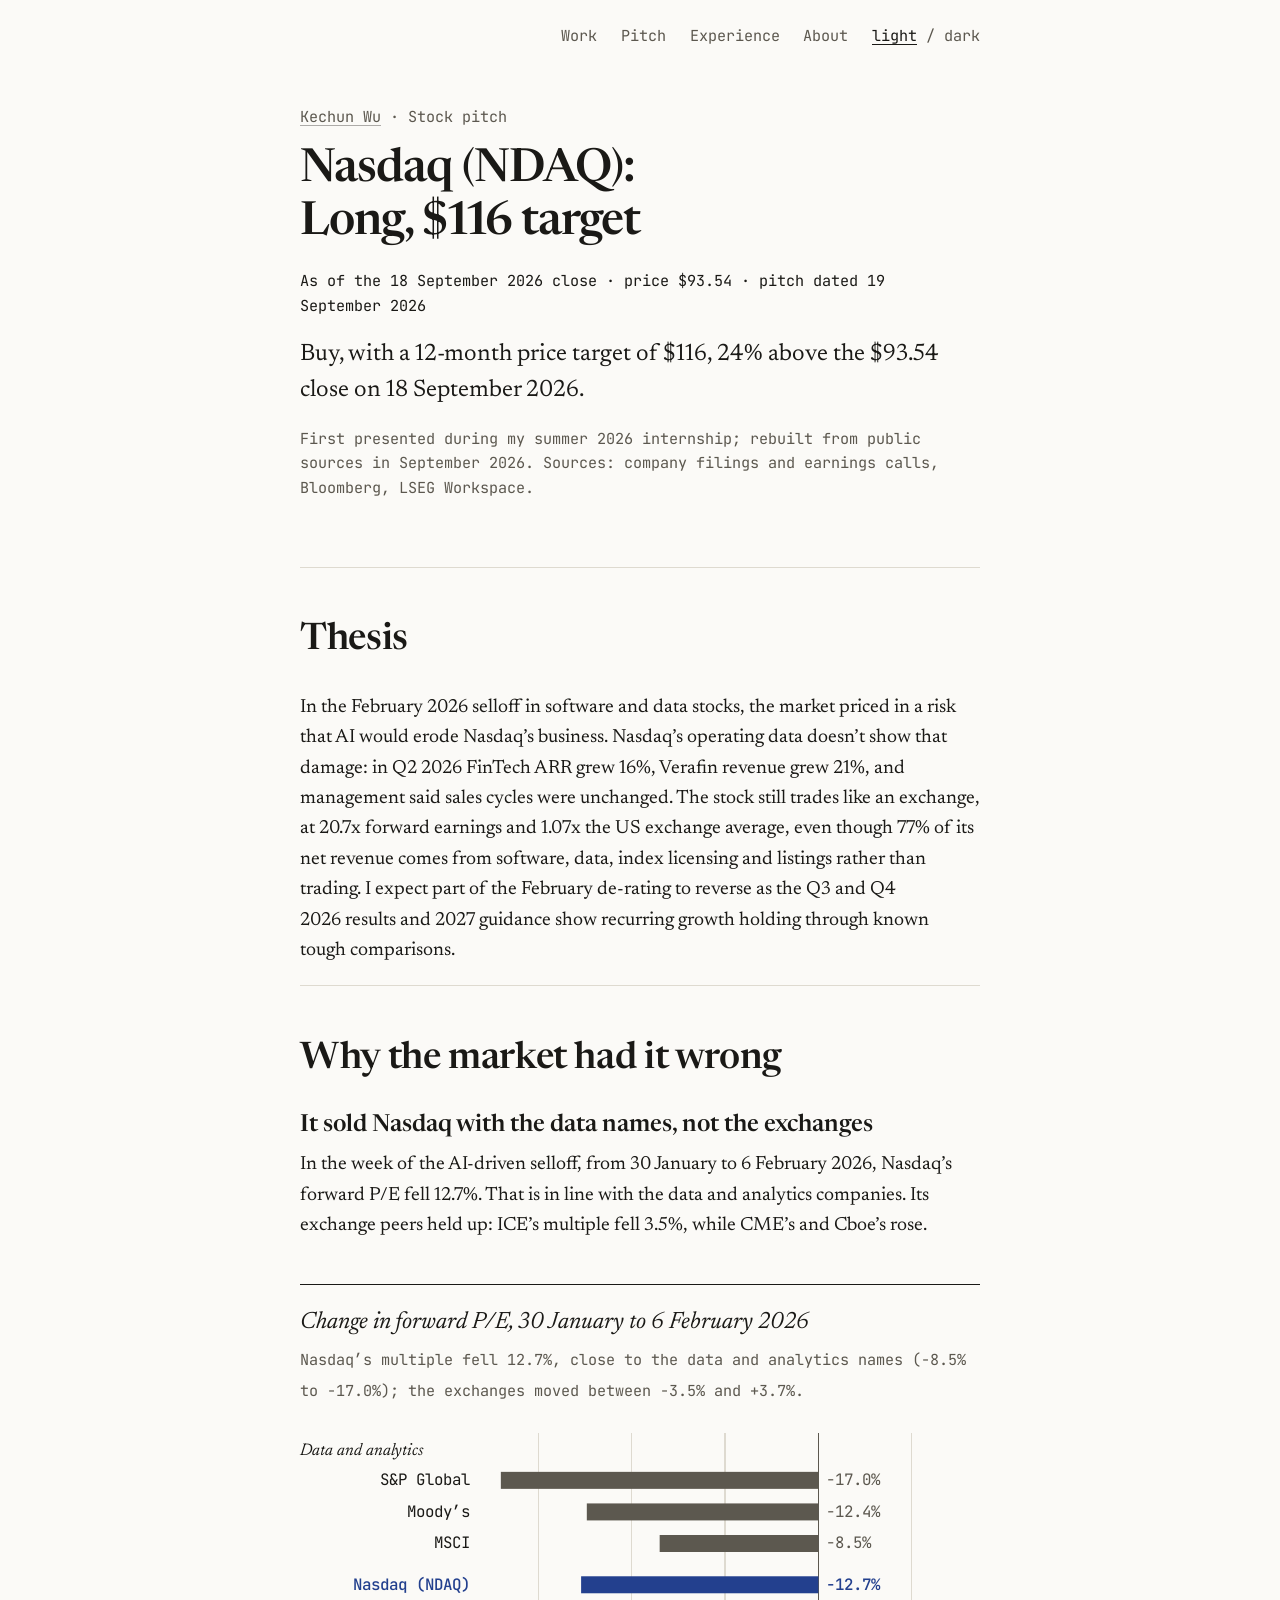
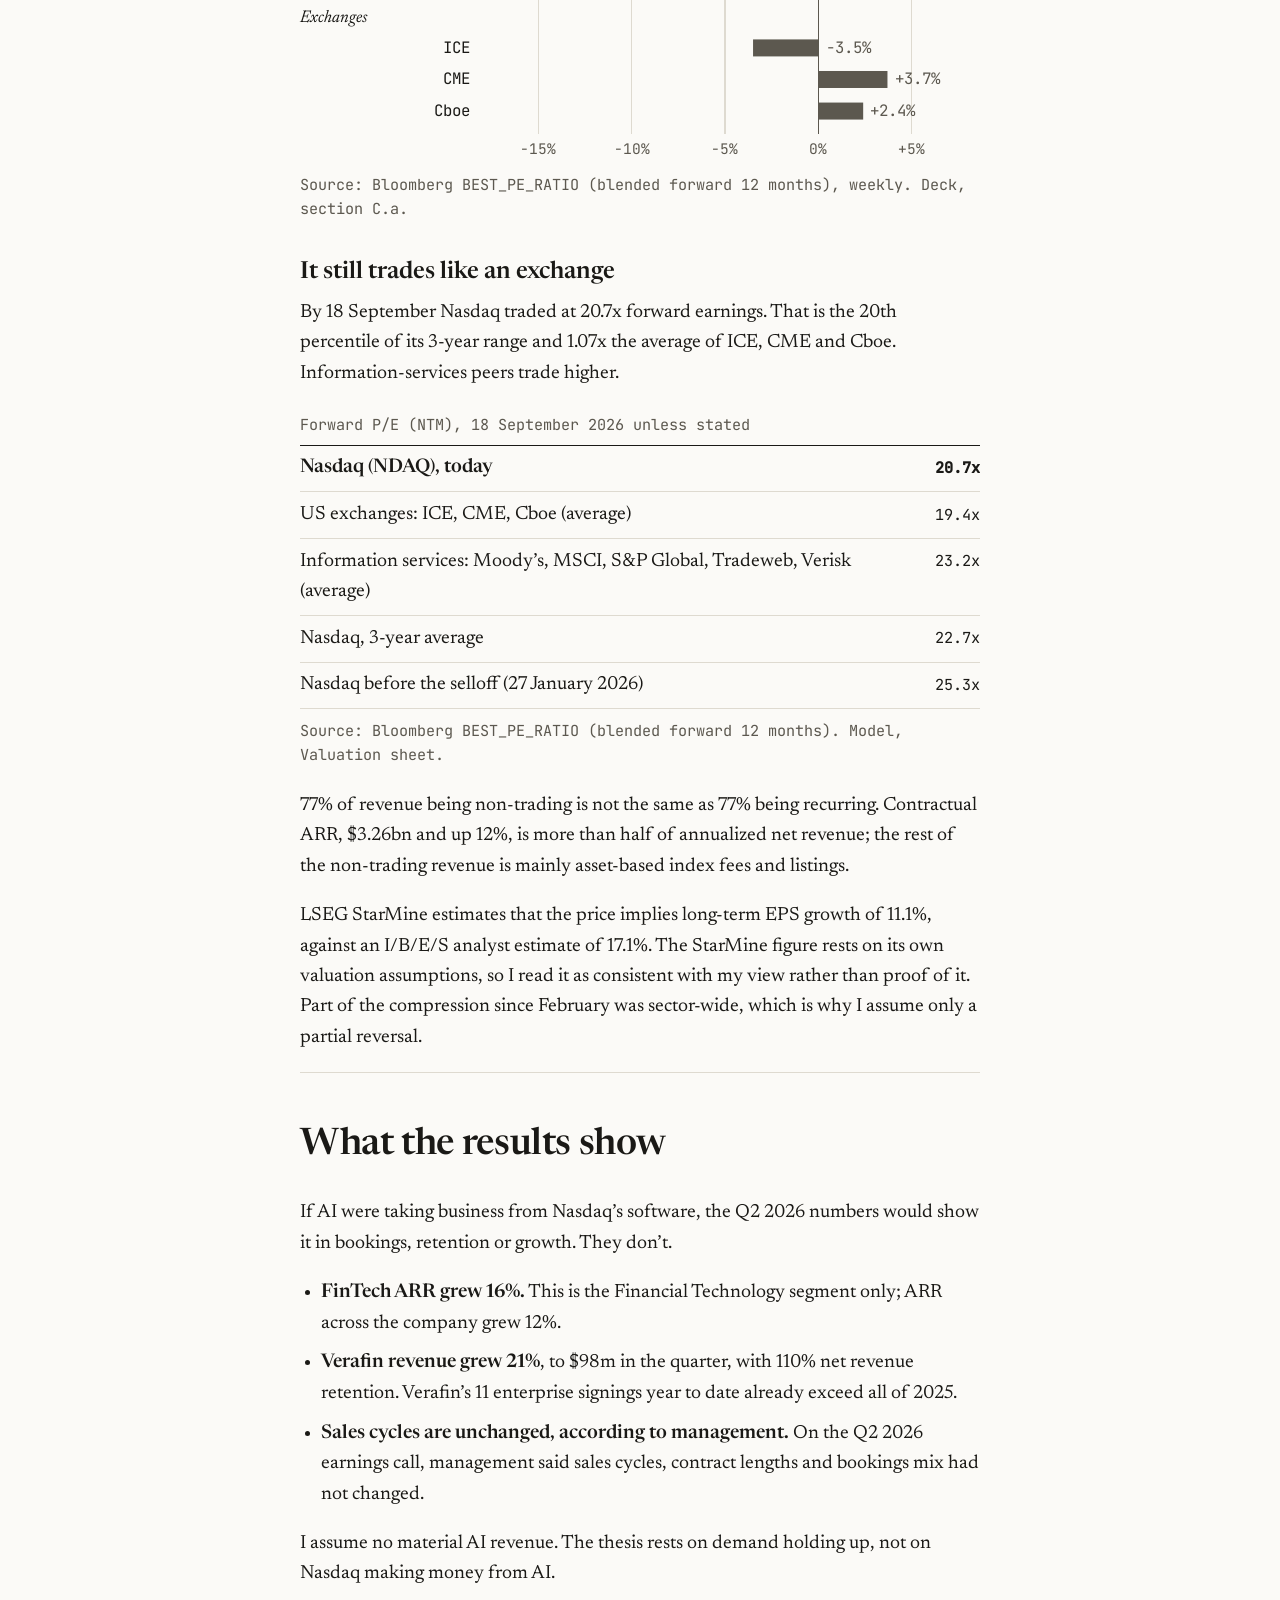
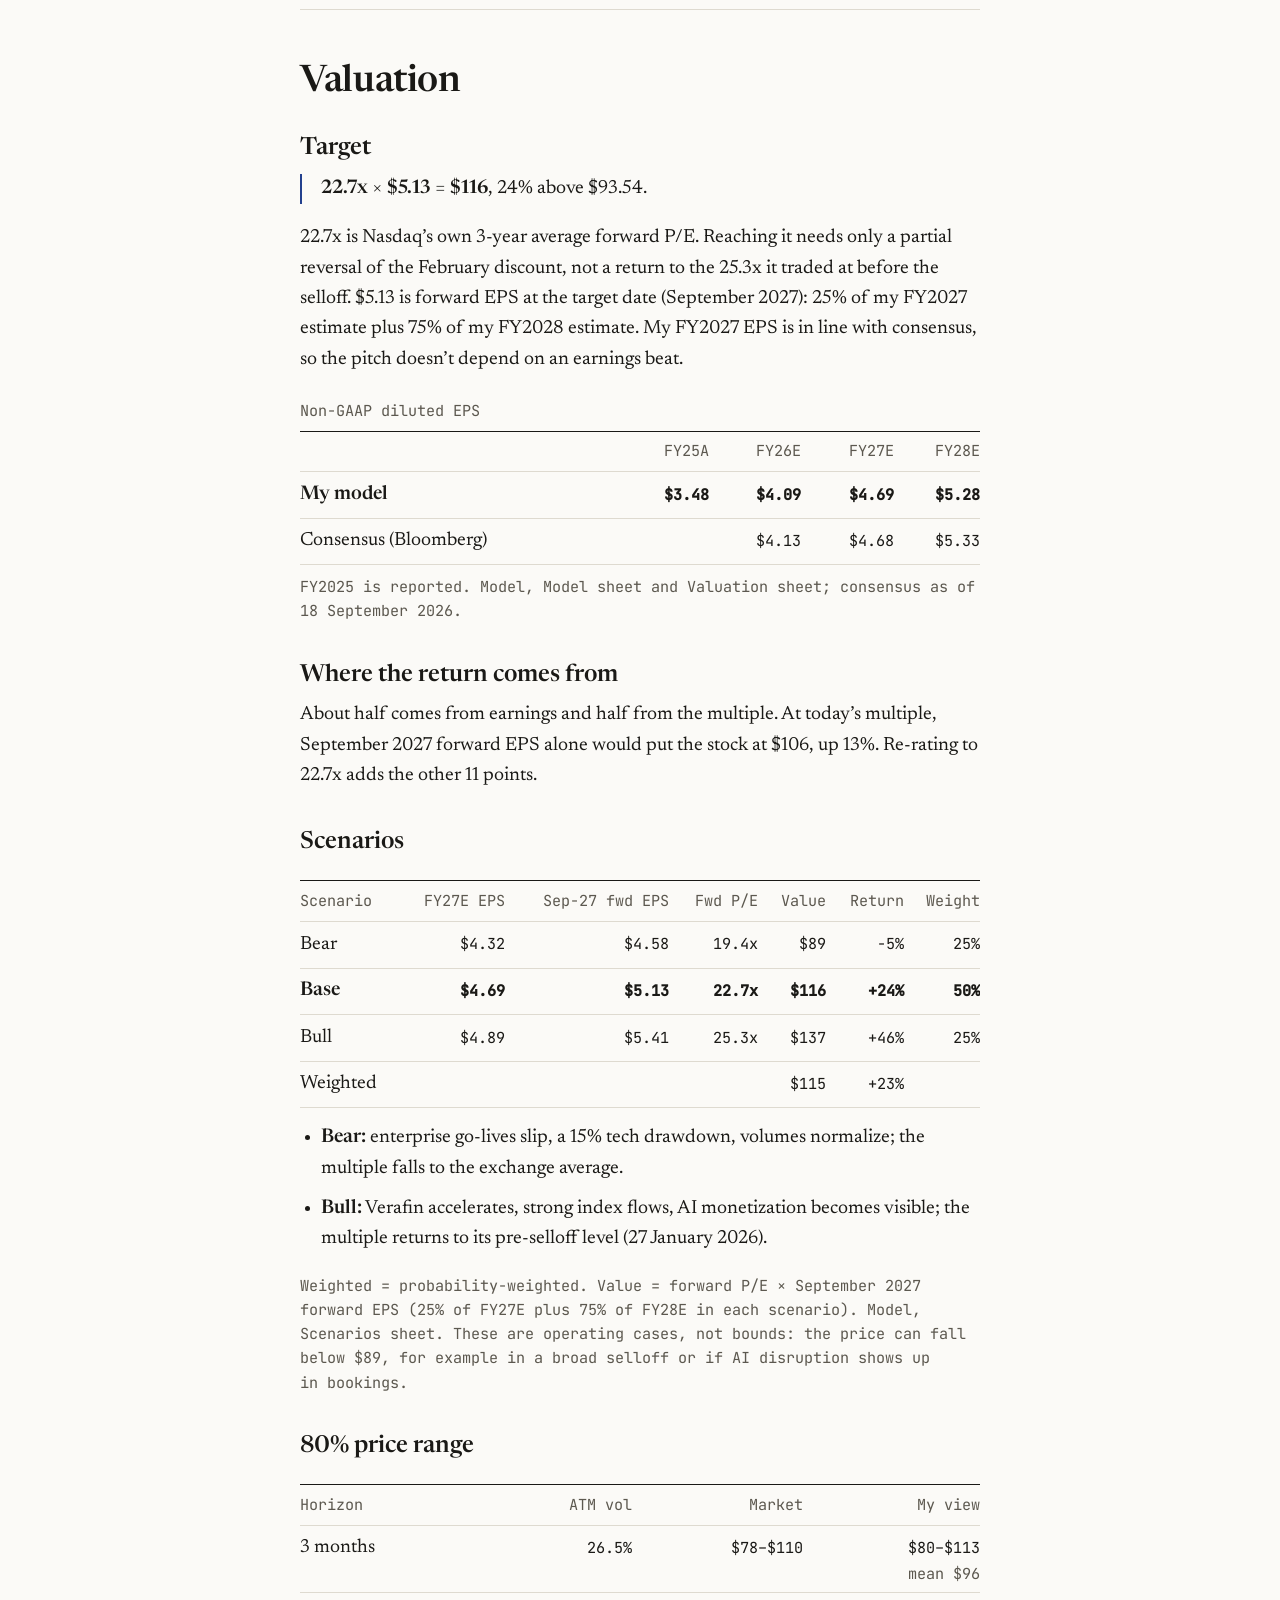
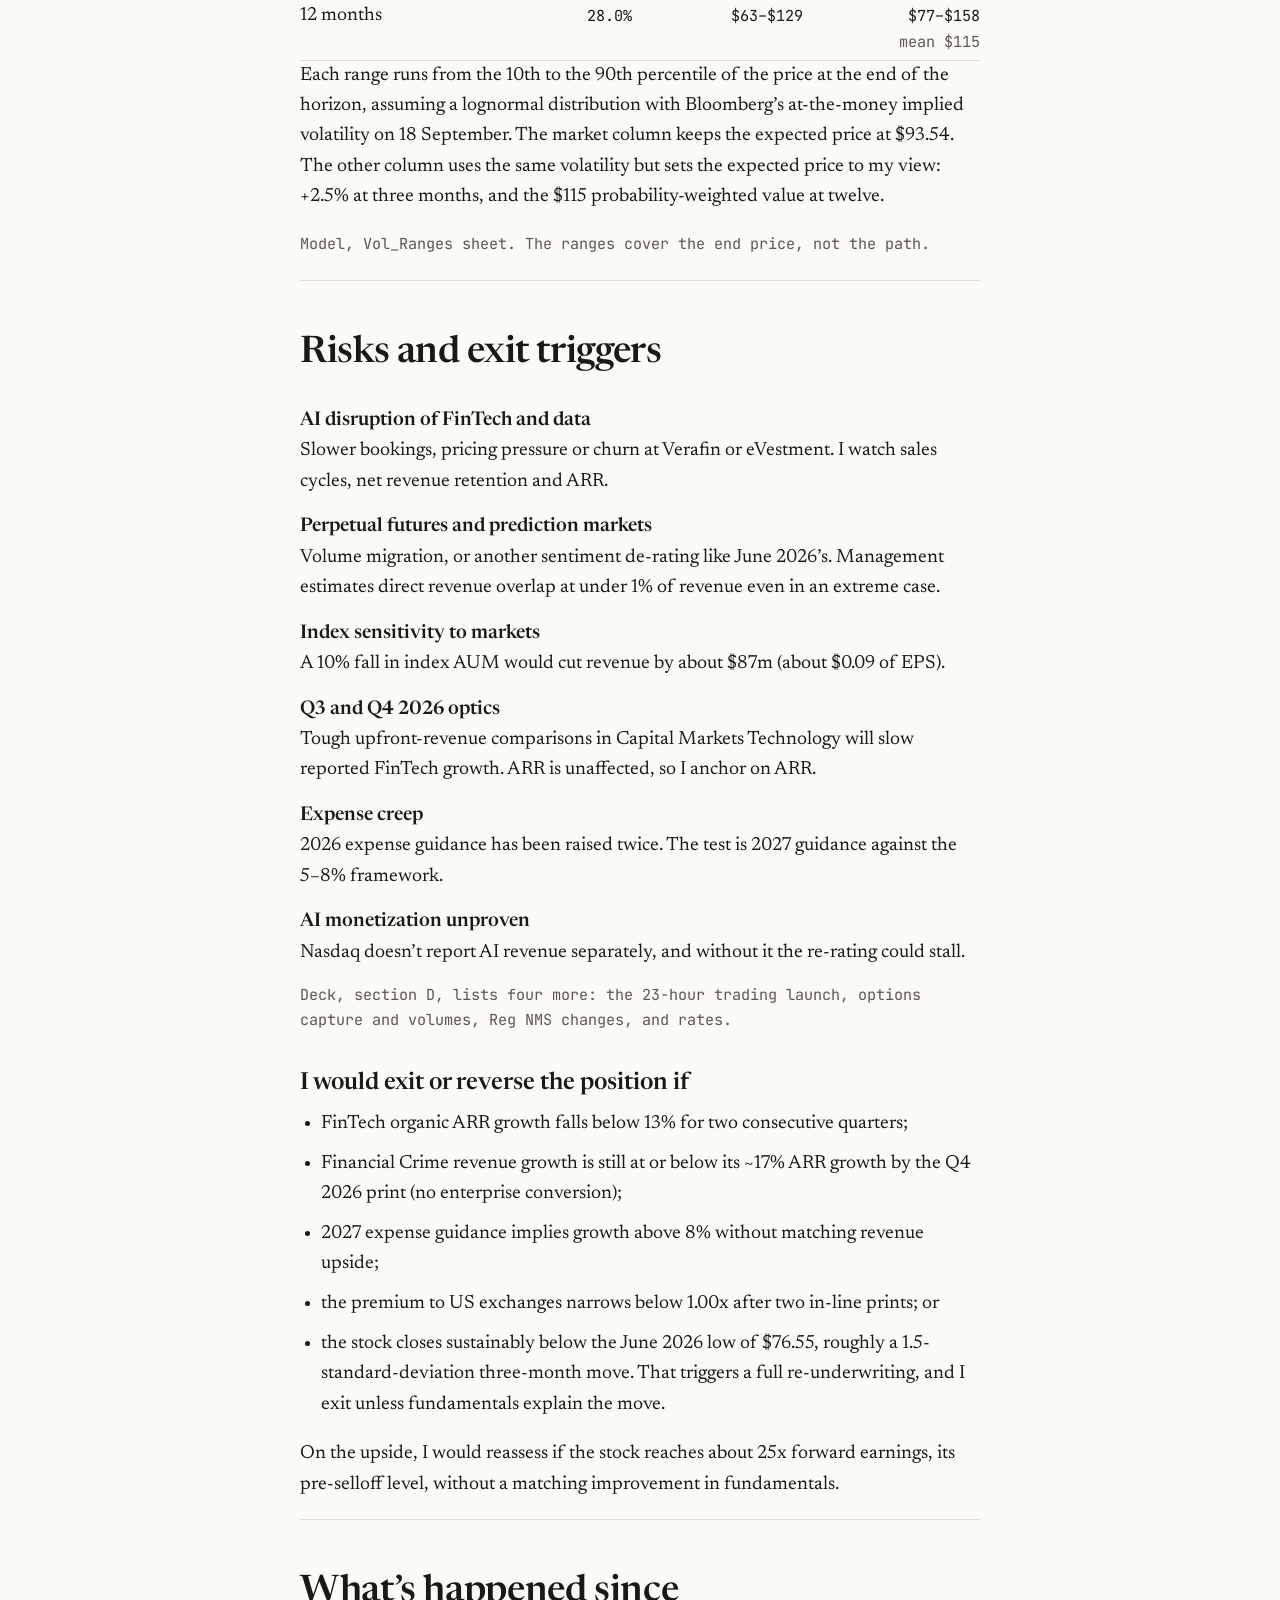
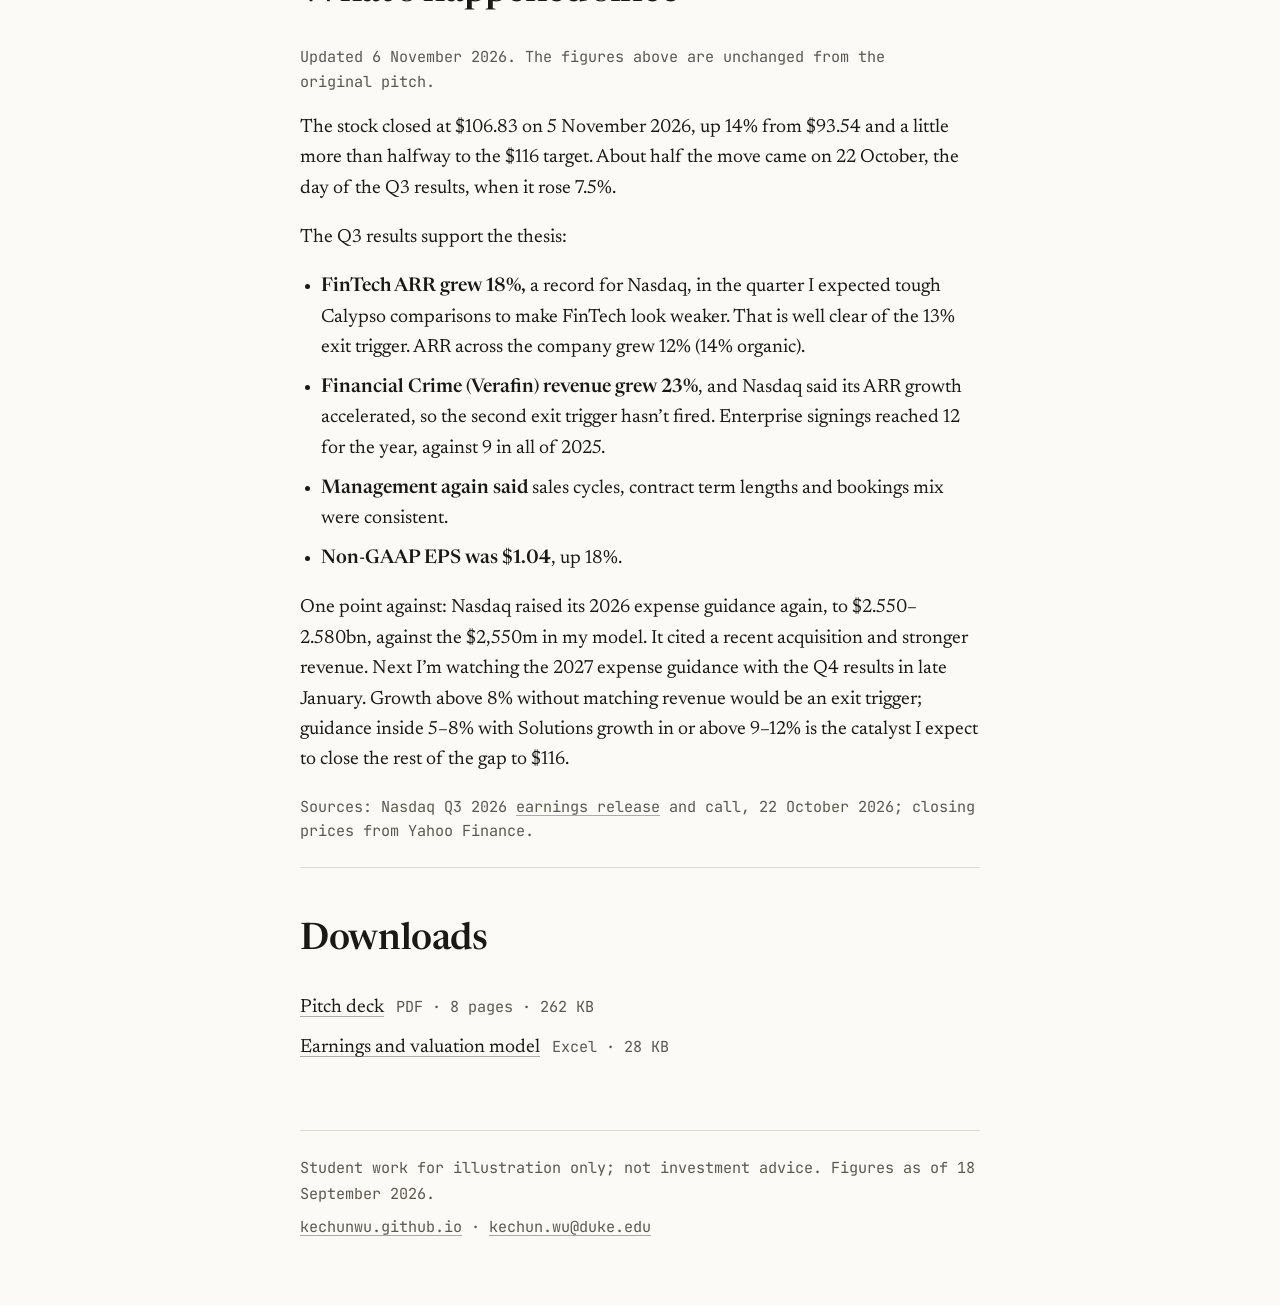
<file: pitches/ndaq/index.html>
<!doctype html>
<html lang="en">
<head>
<meta charset="utf-8">
<meta name="viewport" content="width=device-width, initial-scale=1">
<title>Nasdaq (NDAQ): Long, $116 target · Kechun Wu</title>
<meta name="description" content="Kechun Wu’s long pitch on Nasdaq (NDAQ), as of the 18 September 2026 close: Buy, 12-month target $116. Built from public filings, Bloomberg and LSEG data.">
<meta name="author" content="Kechun Wu">
<link rel="canonical" href="https://kechunwu.github.io/pitches/ndaq/">
<meta name="color-scheme" content="light dark">
<meta name="theme-color" content="#FBFAF7" media="(prefers-color-scheme: light)">
<meta name="theme-color" content="#1C1A17" media="(prefers-color-scheme: dark)">

<meta property="og:type" content="article">
<meta property="og:site_name" content="Kechun Wu">
<meta property="og:url" content="https://kechunwu.github.io/pitches/ndaq/">
<meta property="og:title" content="Nasdaq (NDAQ): Long, $116 target">
<meta property="og:description" content="Stock pitch by Kechun Wu, as of the 18 September 2026 close. Student work; not investment advice.">
<meta name="twitter:card" content="summary">

<link rel="icon" href="/favicon.svg" type="image/svg+xml">
<link rel="apple-touch-icon" href="/assets/img/apple-touch-icon.png">
<link rel="preload" href="/assets/fonts/newsreader-400.woff2" as="font" type="font/woff2" crossorigin>
<link rel="preload" href="/assets/fonts/newsreader-600.woff2" as="font" type="font/woff2" crossorigin>
<script>
  try { var t = localStorage.getItem("theme"); if (t === "light" || t === "dark") document.documentElement.dataset.theme = t; } catch (e) {}
  document.documentElement.classList.add("js");
</script>
<link rel="stylesheet" href="/assets/site.css">
</head>
<body class="pitch">
<a class="skip" href="#thesis">Skip to the thesis</a>

<!-- All figures on this page come from the deck and model in /pitches/ndaq/source/
     (data as of the 18-Sep-2026 close). Do not update them from later prices. -->

<header class="masthead">
  <nav class="topbar" aria-label="Site">
    <a href="/#work">Work</a>
    <a href="/#pitch">Pitch</a>
    <a href="/#experience">Experience</a>
    <a href="/#about">About</a>
    <button type="button" class="theme-toggle" id="theme-toggle" aria-label="light / dark theme">
      <span data-mode="light">light</span> / <span data-mode="dark">dark</span>
    </button>
  </nav>

  <p class="meta crumb"><a href="/">Kechun Wu</a> · Stock pitch</p>
  <h1>Nasdaq (NDAQ): Long, $116 target</h1>

  <p class="asof meta">As of the 18 September 2026 close · price $93.54 · pitch dated 19 September 2026</p>

  <p class="intro">Buy, with a 12-month price target of $116, 24% above the $93.54 close on 18 September 2026.</p>

  <p class="provenance meta">First presented during my summer 2026 internship; rebuilt from public sources in September 2026. Sources: company filings and earnings calls, Bloomberg, LSEG Workspace.</p>
</header>

<main>
<!-- ===================== 1. THESIS ===================== -->
<section id="thesis" class="section">
  <h2>Thesis</h2>
  <p>In the February 2026 selloff in software and data stocks, the market priced in a risk that AI would erode Nasdaq’s business. Nasdaq’s operating data doesn’t show that damage: in Q2 2026 FinTech ARR grew 16%, Verafin revenue grew 21%, and management said sales cycles were unchanged. The stock still trades like an exchange, at 20.7x forward earnings and 1.07x the US exchange average, even though 77% of its net revenue comes from software, data, index licensing and listings rather than trading. I expect part of the February de-rating to reverse as the Q3 and Q4 2026 results and 2027 guidance show recurring growth holding through known tough comparisons.</p>
</section>

<!-- ===================== 2. WHY THE MARKET HAD IT WRONG ===================== -->
<section id="mispricing" class="section">
  <h2>Why the market had it wrong</h2>

  <h3>It sold Nasdaq with the data names, not the exchanges</h3>
  <p>In the week of the AI-driven selloff, from 30 January to 6 February 2026, Nasdaq’s forward P/E fell 12.7%. That is in line with the data and analytics companies. Its exchange peers held up: ICE’s multiple fell 3.5%, while CME’s and Cboe’s rose.</p>

  <figure class="chart" id="drawdown">
    <figcaption class="chart-head">
      <span class="chart-title" id="dd-title">Change in forward P/E, 30 January to 6 February 2026</span>
      <span class="meta" id="dd-desc">Nasdaq’s multiple fell 12.7%, close to the data and analytics names (−8.5% to −17.0%); the exchanges moved between −3.5% and +3.7%.</span>
    </figcaption>
    <div class="chart-svg">
      <svg viewBox="0 0 560 284" role="img" aria-labelledby="dd-title dd-desc">
        <line class="grid" x1="196.2" x2="196.2" y1="14" y2="262"/>
        <text x="196.2" y="278" text-anchor="middle">−15%</text>
        <line class="grid" x1="273.1" x2="273.1" y1="14" y2="262"/>
        <text x="273.1" y="278" text-anchor="middle">−10%</text>
        <line class="grid" x1="350.0" x2="350.0" y1="14" y2="262"/>
        <text x="350.0" y="278" text-anchor="middle">−5%</text>
        <line class="axis" x1="426.9" x2="426.9" y1="14" y2="262"/>
        <text x="426.9" y="278" text-anchor="middle">0%</text>
        <line class="grid" x1="503.8" x2="503.8" y1="14" y2="262"/>
        <text x="503.8" y="278" text-anchor="middle">+5%</text>
        <text class="grp" x="0" y="32">Data and analytics</text>
        <text class="name" x="140" y="57" text-anchor="end">S&amp;P Global</text>
        <rect class="bar" x="165.4" y="46" width="261.5" height="14"/>
        <text class="val" x="432.9" y="57">−17.0%</text>
        <text class="name" x="140" y="83" text-anchor="end">Moody’s</text>
        <rect class="bar" x="236.2" y="72" width="190.8" height="14"/>
        <text class="val" x="432.9" y="83">−12.4%</text>
        <text class="name" x="140" y="109" text-anchor="end">MSCI</text>
        <rect class="bar" x="296.2" y="98" width="130.8" height="14"/>
        <text class="val" x="432.9" y="109">−8.5%</text>
        <text class="name key" x="140" y="143" text-anchor="end">Nasdaq (NDAQ)</text>
        <rect class="bar key" x="231.5" y="132" width="195.4" height="14"/>
        <text class="val key" x="432.9" y="143">−12.7%</text>
        <text class="grp" x="0" y="170">Exchanges</text>
        <text class="name" x="140" y="195" text-anchor="end">ICE</text>
        <rect class="bar" x="373.1" y="184" width="53.8" height="14"/>
        <text class="val" x="432.9" y="195">−3.5%</text>
        <text class="name" x="140" y="221" text-anchor="end">CME</text>
        <rect class="bar" x="426.9" y="210" width="56.9" height="14"/>
        <text class="val" x="489.8" y="221">+3.7%</text>
        <text class="name" x="140" y="247" text-anchor="end">Cboe</text>
        <rect class="bar" x="426.9" y="236" width="36.9" height="14"/>
        <text class="val" x="469.8" y="247">+2.4%</text>
      </svg>
    </div>
    <p class="meta chart-source">Source: Bloomberg BEST_PE_RATIO (blended forward 12 months), weekly. Deck, section C.a.</p>
  </figure>

  <h3>It still trades like an exchange</h3>
  <p>By 18 September Nasdaq traded at 20.7x forward earnings. That is the 20th percentile of its 3-year range and 1.07x the average of ICE, CME and Cboe. Information-services peers trade higher.</p>

  <div class="table-wrap">
    <table>
      <caption class="meta">Forward P/E (NTM), 18 September 2026 unless stated</caption>
      <tbody>
        <tr class="key"><th scope="row">Nasdaq (NDAQ), today</th><td>20.7x</td></tr>
        <tr><th scope="row">US exchanges: ICE, CME, Cboe (average)</th><td>19.4x</td></tr>
        <tr><th scope="row">Information services: Moody’s, MSCI, S&amp;P Global, Tradeweb, Verisk (average)</th><td>23.2x</td></tr>
        <tr><th scope="row">Nasdaq, 3-year average</th><td>22.7x</td></tr>
        <tr><th scope="row">Nasdaq before the selloff (27 January 2026)</th><td>25.3x</td></tr>
      </tbody>
    </table>
  </div>
  <p class="meta table-note">Source: Bloomberg BEST_PE_RATIO (blended forward 12 months). Model, Valuation sheet.</p>

  <p>77% of revenue being non-trading is not the same as 77% being recurring. Contractual ARR, $3.26bn and up 12%, is more than half of annualized net revenue; the rest of the non-trading revenue is mainly asset-based index fees and listings.</p>
  <p>LSEG StarMine estimates that the price implies long-term EPS growth of 11.1%, against an I/B/E/S analyst estimate of 17.1%. The StarMine figure rests on its own valuation assumptions, so I read it as consistent with my view rather than proof of it. Part of the compression since February was sector-wide, which is why I assume only a partial reversal.</p>
</section>

<!-- ===================== 3. WHAT THE RESULTS SHOW ===================== -->
<section id="results" class="section">
  <h2>What the results show</h2>
  <p>If AI were taking business from Nasdaq’s software, the Q2 2026 numbers would show it in bookings, retention or growth. They don’t.</p>
  <ul class="plain">
    <li><strong>FinTech ARR grew 16%.</strong> This is the Financial Technology segment only; ARR across the company grew 12%.</li>
    <li><strong>Verafin revenue grew 21%</strong>, to $98m in the quarter, with 110% net revenue retention. Verafin’s 11 enterprise signings year to date already exceed all of 2025.</li>
    <li><strong>Sales cycles are unchanged, according to management.</strong> On the Q2 2026 earnings call, management said sales cycles, contract lengths and bookings mix had not changed.</li>
  </ul>
  <p>I assume no material AI revenue. The thesis rests on demand holding up, not on Nasdaq making money from AI.</p>
</section>

<!-- ===================== 4. VALUATION ===================== -->
<section id="valuation" class="section">
  <h2>Valuation</h2>

  <h3>Target</h3>
  <p class="finding"><strong>22.7x × $5.13 = $116</strong>, 24% above $93.54.</p>
  <p>22.7x is Nasdaq’s own 3-year average forward P/E. Reaching it needs only a partial reversal of the February discount, not a return to the 25.3x it traded at before the selloff. $5.13 is forward EPS at the target date (September 2027): 25% of my FY2027 estimate plus 75% of my FY2028 estimate. My FY2027 EPS is in line with consensus, so the pitch doesn’t depend on an earnings beat.</p>

  <div class="table-wrap">
    <table class="num">
      <caption class="meta">Non-GAAP diluted EPS</caption>
      <thead><tr><th scope="col"></th><th scope="col">FY25A</th><th scope="col">FY26E</th><th scope="col">FY27E</th><th scope="col">FY28E</th></tr></thead>
      <tbody>
        <tr class="key"><th scope="row">My model</th><td>$3.48</td><td>$4.09</td><td>$4.69</td><td>$5.28</td></tr>
        <tr><th scope="row">Consensus (Bloomberg)</th><td></td><td>$4.13</td><td>$4.68</td><td>$5.33</td></tr>
      </tbody>
    </table>
  </div>
  <p class="meta table-note">FY2025 is reported. Model, Model sheet and Valuation sheet; consensus as of 18 September 2026.</p>

  <h3>Where the return comes from</h3>
  <p>About half comes from earnings and half from the multiple. At today’s multiple, September 2027 forward EPS alone would put the stock at $106, up 13%. Re-rating to 22.7x adds the other 11 points.</p>

  <h3>Scenarios</h3>
  <div class="table-wrap">
    <table class="num scenarios">
      <thead><tr><th scope="col">Scenario</th><th scope="col">FY27E EPS</th><th scope="col">Sep-27 fwd EPS</th><th scope="col">Fwd P/E</th><th scope="col">Value</th><th scope="col">Return</th><th scope="col">Weight</th></tr></thead>
      <tbody>
        <tr><th scope="row">Bear</th><td>$4.32</td><td>$4.58</td><td>19.4x</td><td>$89</td><td>−5%</td><td>25%</td></tr>
        <tr class="key"><th scope="row">Base</th><td>$4.69</td><td>$5.13</td><td>22.7x</td><td>$116</td><td>+24%</td><td>50%</td></tr>
        <tr><th scope="row">Bull</th><td>$4.89</td><td>$5.41</td><td>25.3x</td><td>$137</td><td>+46%</td><td>25%</td></tr>
        <tr class="total"><th scope="row">Weighted</th><td></td><td></td><td></td><td>$115</td><td>+23%</td><td></td></tr>
      </tbody>
    </table>
  </div>
  <ul class="plain scen-notes">
    <li><strong>Bear:</strong> enterprise go-lives slip, a 15% tech drawdown, volumes normalize; the multiple falls to the exchange average.</li>
    <li><strong>Bull:</strong> Verafin accelerates, strong index flows, AI monetization becomes visible; the multiple returns to its pre-selloff level (27 January 2026).</li>
  </ul>
  <p class="meta table-note">Weighted = probability-weighted. Value = forward P/E × September 2027 forward EPS (25% of FY27E plus 75% of FY28E in each scenario). Model, Scenarios sheet. These are operating cases, not bounds: the price can fall below $89, for example in a broad selloff or if AI disruption shows up in bookings.</p>

  <h3>80% price range</h3>
  <div class="table-wrap">
    <table class="num">
      <thead><tr><th scope="col">Horizon</th><th scope="col">ATM vol</th><th scope="col">Market</th><th scope="col">My view</th></tr></thead>
      <tbody>
        <tr><th scope="row">3 months</th><td>26.5%</td><td>$78–$110</td><td>$80–$113<span class="desc">mean $96</span></td></tr>
        <tr><th scope="row">12 months</th><td>28.0%</td><td>$63–$129</td><td>$77–$158<span class="desc">mean $115</span></td></tr>
      </tbody>
    </table>
  </div>
  <p>Each range runs from the 10th to the 90th percentile of the price at the end of the horizon, assuming a lognormal distribution with Bloomberg’s at-the-money implied volatility on 18 September. The market column keeps the expected price at $93.54. The other column uses the same volatility but sets the expected price to my view: +2.5% at three months, and the $115 probability-weighted value at twelve.</p>
  <p class="meta table-note">Model, Vol_Ranges sheet. The ranges cover the end price, not the path.</p>
</section>

<!-- ===================== 5. RISKS AND EXIT TRIGGERS ===================== -->
<section id="risks" class="section">
  <h2>Risks and exit triggers</h2>
  <dl class="risks">
    <dt>AI disruption of FinTech and data</dt>
    <dd>Slower bookings, pricing pressure or churn at Verafin or eVestment. I watch sales cycles, net revenue retention and ARR.</dd>
    <dt>Perpetual futures and prediction markets</dt>
    <dd>Volume migration, or another sentiment de-rating like June 2026’s. Management estimates direct revenue overlap at under 1% of revenue even in an extreme case.</dd>
    <dt>Index sensitivity to markets</dt>
    <dd>A 10% fall in index AUM would cut revenue by about $87m (about $0.09 of EPS).</dd>
    <dt>Q3 and Q4 2026 optics</dt>
    <dd>Tough upfront-revenue comparisons in Capital Markets Technology will slow reported FinTech growth. ARR is unaffected, so I anchor on ARR.</dd>
    <dt>Expense creep</dt>
    <dd>2026 expense guidance has been raised twice. The test is 2027 guidance against the 5–8% framework.</dd>
    <dt>AI monetization unproven</dt>
    <dd>Nasdaq doesn’t report AI revenue separately, and without it the re-rating could stall.</dd>
  </dl>
  <p class="meta table-note">Deck, section D, lists four more: the 23-hour trading launch, options capture and volumes, Reg NMS changes, and rates.</p>

  <h3>I would exit or reverse the position if</h3>
  <ul class="plain">
    <li>FinTech organic ARR growth falls below 13% for two consecutive quarters;</li>
    <li>Financial Crime revenue growth is still at or below its ~17% ARR growth by the Q4 2026 print (no enterprise conversion);</li>
    <li>2027 expense guidance implies growth above 8% without matching revenue upside;</li>
    <li>the premium to US exchanges narrows below 1.00x after two in-line prints; or</li>
    <li>the stock closes sustainably below the June 2026 low of $76.55, roughly a 1.5-standard-deviation three-month move. That triggers a full re-underwriting, and I exit unless fundamentals explain the move.</li>
  </ul>
  <p>On the upside, I would reassess if the stock reaches about 25x forward earnings, its pre-selloff level, without a matching improvement in fundamentals.</p>
</section>

<!-- ===================== 6. WHAT'S HAPPENED SINCE ===================== -->
<!-- Update section: the only part of this page with figures from after 18-Sep-2026.
     Everything above stays as of the original pitch. Date each update. -->
<section id="since" class="section">
  <h2>What’s happened since</h2>
  <p class="meta">Updated 6 November 2026. The figures above are unchanged from the original pitch.</p>
  <p>The stock closed at $106.83 on 5 November 2026, up 14% from $93.54 and a little more than halfway to the $116 target. About half the move came on 22 October, the day of the Q3 results, when it rose 7.5%.</p>
  <p>The Q3 results support the thesis:</p>
  <ul class="plain">
    <li><strong>FinTech ARR grew 18%,</strong> a record for Nasdaq, in the quarter I expected tough Calypso comparisons to make FinTech look weaker. That is well clear of the 13% exit trigger. ARR across the company grew 12% (14% organic).</li>
    <li><strong>Financial Crime (Verafin) revenue grew 23%</strong>, and Nasdaq said its ARR growth accelerated, so the second exit trigger hasn’t fired. Enterprise signings reached 12 for the year, against 9 in all of 2025.</li>
    <li><strong>Management again said</strong> sales cycles, contract term lengths and bookings mix were consistent.</li>
    <li><strong>Non-GAAP EPS was $1.04</strong>, up 18%.</li>
  </ul>
  <p>One point against: Nasdaq raised its 2026 expense guidance again, to $2.550–2.580bn, against the $2,550m in my model. It cited a recent acquisition and stronger revenue. Next I’m watching the 2027 expense guidance with the Q4 results in late January. Growth above 8% without matching revenue would be an exit trigger; guidance inside 5–8% with Solutions growth in or above 9–12% is the catalyst I expect to close the rest of the gap to $116.</p>
  <p class="meta table-note">Sources: Nasdaq Q3 2026 <a href="https://www.sec.gov/Archives/edgar/data/1120193/000112019326000017/earningsrelease3q26ex-991.htm">earnings release</a> and call, 22 October 2026; closing prices from Yahoo Finance.</p>
</section>

<!-- ===================== 7. DOWNLOADS ===================== -->
<section id="downloads" class="section">
  <h2>Downloads</h2>
  <ul class="plain downloads">
    <li><a href="/pitches/ndaq/source/Kechun_Wu_NDAQ_Long.pdf">Pitch deck</a> <span class="meta">PDF · 8 pages · 262 KB</span></li>
    <li><a href="/pitches/ndaq/source/Kechun_Wu_NDAQ_Model.xlsx">Earnings and valuation model</a> <span class="meta">Excel · 28 KB</span></li>
  </ul>
</section>
</main>

<footer class="colophon">
  <p>Student work for illustration only; not investment advice. Figures as of 18 September 2026.</p>
  <p><a href="/">kechunwu.github.io</a> · <a href="mailto:kechun.wu@duke.edu">kechun.wu@duke.edu</a></p>
</footer>

<script src="/assets/site.js" defer></script>
</body>
</html>
</file>
<file: assets/site.css>
/* kechunwu.github.io — one serif, one mono, one accent. */

@font-face { font-family: "Newsreader"; src: url("/assets/fonts/newsreader-400.woff2") format("woff2"); font-weight: 400; font-style: normal; font-display: swap; }
@font-face { font-family: "Newsreader"; src: url("/assets/fonts/newsreader-400-italic.woff2") format("woff2"); font-weight: 400; font-style: italic; font-display: swap; }
@font-face { font-family: "Newsreader"; src: url("/assets/fonts/newsreader-600.woff2") format("woff2"); font-weight: 600; font-style: normal; font-display: swap; }
@font-face { font-family: "JetBrains Mono"; src: url("/assets/fonts/jetbrains-mono-400.woff2") format("woff2"); font-weight: 400; font-style: normal; font-display: swap; }
@font-face { font-family: "JetBrains Mono"; src: url("/assets/fonts/jetbrains-mono-500.woff2") format("woff2"); font-weight: 500; font-style: normal; font-display: swap; }

:root {
  --paper: #FBFAF7;
  --ink: #1A1916;
  --muted: #5C584F;
  --rule: #DEDAD0;
  --accent: #23408E;
  --accent-wash: rgba(35, 64, 142, .07);
  --up: #1E6B3C;
  --down: #A3312A;
  --serif: "Newsreader", "Iowan Old Style", "Palatino Linotype", Georgia, serif;
  --mono: "JetBrains Mono", ui-monospace, "SFMono-Regular", Menlo, Consolas, monospace;
  /* 1.25 type scale on a 19px base */
  --step--2: .64rem;
  --step--1: .8rem;
  --step-0: 1rem;
  --step-1: 1.25rem;
  --step-2: 1.5625rem;
  --step-3: 1.953rem;
  --step-4: clamp(2.441rem, 7vw, 3.815rem);
  --text: 680px;
  --wide: 960px;
  --gutter: 16px;
  color-scheme: light;
}
@media (prefers-color-scheme: dark) {
  :root:not([data-theme="light"]) {
    --paper: #1C1A17; --ink: #ECE7DD; --muted: #A69F92; --rule: #3A3630;
    --accent: #A3B8F0; --accent-wash: rgba(163, 184, 240, .13);
    --up: #74C493; --down: #F0928A; color-scheme: dark;
  }
}
:root[data-theme="dark"] {
  --paper: #1C1A17; --ink: #ECE7DD; --muted: #A69F92; --rule: #3A3630;
  --accent: #A3B8F0; --accent-wash: rgba(163, 184, 240, .13);
  --up: #74C493; --down: #F0928A; color-scheme: dark;
}

*, *::before, *::after { box-sizing: border-box; }
html { font-size: 19px; -webkit-text-size-adjust: 100%; text-size-adjust: 100%; hanging-punctuation: first allow-end last; }
@media (max-width: 480px) { html { font-size: 18px; } }
body {
  margin: 0; background: var(--paper); color: var(--ink);
  font: 400 var(--step-0)/1.6 var(--serif);
  font-variant-numeric: lining-nums proportional-nums;
  font-kerning: normal; text-rendering: optimizeLegibility; -webkit-font-smoothing: antialiased;
  overflow-x: clip;
}
::selection { background: var(--accent); color: var(--paper); }

/* ---------- Column ---------- */
.masthead, .section, .colophon {
  width: min(var(--text), 100% - 2 * var(--gutter));
  margin-inline: auto;
}
.breakout {
  width: min(var(--wide), 100vw - 2 * var(--gutter));
  margin-left: 50%; transform: translateX(-50%);
}

/* ---------- Type ---------- */
h1, h2, h3 { font-weight: 600; line-height: 1.15; margin: 0; text-wrap: balance; }
h1 { font-size: var(--step-4); letter-spacing: -.02em; }
h2 { font-size: var(--step-3); letter-spacing: -.01em; margin-bottom: 1.6rem; }
h3 { font-size: var(--step-2); }
p { margin: 0 0 1rem; text-wrap: pretty; }
em, .question { font-style: italic; }
strong { font-weight: 600; }

a { color: inherit; text-decoration: underline; text-decoration-color: color-mix(in srgb, var(--ink) 35%, transparent); text-decoration-thickness: 1px; text-underline-offset: .2em; transition: color .15s, text-decoration-color .15s; }
a:hover { color: var(--accent); text-decoration-color: var(--accent); }
:focus-visible { outline: 2px solid var(--accent); outline-offset: 3px; border-radius: 2px; }

.meta, .stack, .live, .pron, .topbar, .colophon, time {
  font-family: var(--mono); font-size: var(--step--1); font-variant-numeric: tabular-nums; letter-spacing: 0;
}
.meta { color: var(--muted); }

.skip { position: absolute; left: -9999px; }
.skip:focus { left: var(--gutter); top: var(--gutter); background: var(--paper); padding: .3rem .6rem; z-index: 10; }
.sr-only { position: absolute; width: 1px; height: 1px; overflow: hidden; clip: rect(0 0 0 0); white-space: nowrap; }

/* ---------- Header ---------- */
.masthead { padding-top: 1.25rem; padding-bottom: 2.5rem; }
.topbar { display: flex; justify-content: flex-end; align-items: baseline; gap: 1.25rem; margin-bottom: 4.5rem; color: var(--muted); }
.topbar a { color: var(--muted); text-decoration: none; }
.topbar a:hover { color: var(--accent); text-decoration: underline; }
.theme-toggle { font: inherit; color: var(--muted); background: none; border: 0; padding: 0; cursor: pointer; }
.theme-toggle span { text-decoration: none; }
.theme-toggle span.on { color: var(--ink); text-decoration: underline; text-underline-offset: .2em; }
.theme-toggle:hover span { color: var(--accent); }

.portrait { width: 120px; height: 120px; border-radius: 50%; margin-bottom: 1.5rem; }
.pron { font-weight: 400; color: var(--muted); letter-spacing: 0; vertical-align: .9em; margin-left: .35em; white-space: nowrap; }
.intro { font-size: var(--step-1); line-height: 1.5; margin: 1.25rem 0 1.25rem; }
.contact { margin: 0; }

/* Live strip */
.live { margin: 2rem 0 0; padding: .6rem 0; border-top: 1px solid var(--rule); border-bottom: 1px solid var(--rule); color: var(--ink); line-height: 1.7; }
.live > span { white-space: nowrap; }
.live > span.sep { white-space: normal; }
.live .sep { color: var(--muted); }
.live .asof { white-space: normal !important; }
.live .up { color: var(--up); }
.live .down { color: var(--down); }
.live .ok { color: var(--accent); }
.live .asof { color: var(--muted); display: block; }
.live.stale, .live.stale .up, .live.stale .down, .live.stale .ok { color: var(--muted); }

/* ---------- Sections ---------- */
.section { padding-top: 3.5rem; border-top: 1px solid var(--rule); margin-top: 1rem; }
#work { border-top: 0; padding-top: 1.5rem; }

.entry { padding-bottom: 3.5rem; }
.entry + .entry { padding-top: 3rem; border-top: 1px solid var(--rule); }
.entry h3 { margin-bottom: .35rem; }
.question { font-size: var(--step-1); line-height: 1.4; color: var(--muted); margin-bottom: 1.4rem; }
.finding { padding-left: 1rem; border-left: 2px solid var(--accent); }
.finding strong { font-weight: 600; }
.limit { color: var(--muted); }
.stack { color: var(--muted); margin: 1.5rem 0 .5rem; }
.links { display: flex; flex-wrap: wrap; gap: .4rem 1.4rem; margin: 0; }

figure { margin-block: 2.25rem 1.75rem; }
figcaption.meta, .chart-source { margin-top: .6rem; }

/* ---------- Earnings Desk demo ---------- */
.demo { border-top: 1px solid var(--ink); border-bottom: 1px solid var(--rule); padding: 1.1rem 0 1rem; }
.demo-head { display: flex; flex-wrap: wrap; justify-content: space-between; align-items: baseline; gap: .25rem 1rem; margin-bottom: 1rem; }
.demo-title { font-size: var(--step-1); font-style: italic; }
.demo-text { font-size: var(--step-1); line-height: 1.75; margin: 0 0 1.25rem; max-width: 46rem; }
.claim {
  font: inherit; color: inherit; text-align: left; background: none; border: 0; padding: 0 .08em; margin: 0;
  display: inline; cursor: pointer; border-radius: 2px;
  -webkit-box-decoration-break: clone; box-decoration-break: clone;
  text-decoration-line: underline; text-decoration-thickness: 1.5px; text-underline-offset: .25em;
  text-decoration-color: color-mix(in srgb, var(--accent) 55%, transparent);
  transition: background-color .18s ease, text-decoration-color .18s ease;
}
.claim[data-status="sourced"] { text-decoration-style: dotted; }
.claim[data-status="mismatch"], .claim[data-status="unsupported"] { text-decoration-style: wavy; text-decoration-thickness: 1px; text-decoration-color: var(--accent); }
.claim:hover, .claim.active { background: var(--accent-wash); text-decoration-color: var(--accent); }

.claim .mark { font-family: var(--mono); font-size: .62em; vertical-align: .55em; margin-left: .15em; color: var(--accent); font-weight: 500; }

.panels { border-left: 2px solid var(--accent); padding-left: 1rem; min-height: 9.5rem; }
.panel p { margin: 0 0 .5rem; }
.panel-verdict { font-weight: 600; color: var(--accent); }
.panel blockquote { margin: 0 0 .6rem; font-style: italic; }
.panel-src { font-family: var(--mono); font-size: var(--step--1); }
.meta-grid { display: grid; grid-template-columns: max-content minmax(0, 1fr); gap: .15rem 1rem; margin: 0 0 .6rem; font-family: var(--mono); font-size: var(--step--1); font-variant-numeric: tabular-nums; }
.meta-grid dt { color: var(--muted); }
.meta-grid dd { margin: 0; overflow-wrap: anywhere; }
.legend { margin: .9rem 0 0; }
.js .panel { display: none; }
.js .panel.shown { display: block; animation: panel-in .18s ease both; }
.no-js-hint { display: none; }
html:not(.js) .panel + .panel { margin-top: 1rem; padding-top: 1rem; border-top: 1px solid var(--rule); }
@keyframes panel-in { from { opacity: 0; transform: translateY(3px); } to { opacity: 1; transform: none; } }

/* ---------- Chart ---------- */
.chart { border-top: 1px solid var(--ink); padding-top: 1rem; }
.chart-head { display: block; margin-bottom: .5rem; }
.chart-title { display: block; font-size: var(--step-1); font-style: italic; margin-bottom: .2rem; }
.chart-readout { min-height: 1.6em; }
@media (max-width: 600px) { .chart-readout { min-height: 4.8em; } }
.chart-svg svg { display: block; width: 100%; height: auto; overflow: visible; }
.chart-svg text { font-family: var(--mono); font-size: 12px; fill: var(--muted); font-variant-numeric: tabular-nums; }
.chart-svg .grid { stroke: var(--rule); stroke-width: 1; shape-rendering: crispEdges; }
.chart-svg .axis { stroke: var(--muted); stroke-width: 1; shape-rendering: crispEdges; }
.chart-svg .line { fill: none; stroke-width: 2; stroke-linejoin: round; stroke-linecap: round; }
.chart-svg .s-anthropic { stroke: var(--accent); }
.chart-svg .s-openai { stroke: var(--ink); }
.chart-svg .s-google-genai { stroke: var(--muted); stroke-dasharray: 5 4; stroke-width: 1.6; }
.chart-svg .s-mistralai { stroke: var(--muted); stroke-dasharray: 1.5 3.5; stroke-width: 1.6; }
.chart-svg text.lab-anthropic { fill: var(--accent); }
.chart-svg text.lab-openai { fill: var(--ink); }
.chart-svg .cursor { stroke: var(--muted); stroke-width: 1; }
.chart-svg .dot { stroke: var(--paper); stroke-width: 1.5; }

/* ---------- Screenshot ---------- */
.shot img { display: block; width: 100%; height: auto; border: 1px solid var(--rule); }

/* ---------- Experience ---------- */
.cv { list-style: none; margin: 0; padding: 0; }
.cv li { display: grid; grid-template-columns: 7.5rem minmax(0, 1fr); column-gap: 1.25rem; margin-bottom: 1.4rem; }
.cv li > time { grid-row: 1 / span 2; color: var(--muted); padding-top: .3em; white-space: nowrap; }
.cv li p { margin: 0; grid-column: 2; }
.cv-role { font-weight: 600; }
.cv li > p:not(.cv-head) { color: var(--muted); }
@media (max-width: 600px) { .cv li { display: block; } .cv li > time { display: block; padding: 0; } }
.more { margin-top: 1.75rem; }

/* ---------- Colophon ---------- */
.colophon { border-top: 1px solid var(--rule); margin-top: 3.5rem; padding: 1.25rem 0 3rem; color: var(--muted); line-height: 1.7; }
.colophon p { margin: 0 0 .4rem; }
.colophon a { color: var(--muted); }
.colophon a:hover { color: var(--accent); }

/* ---------- Pitch pages (body.pitch) ---------- */
.pitch h1 { font-size: clamp(1.953rem, 6vw, 2.441rem); }
.pitch .topbar { margin-bottom: 3rem; }
.pitch figure { margin-inline: 0; }
.crumb { margin-bottom: .75rem; }
.crumb a { color: var(--muted); }
.pitch .asof { color: var(--ink); margin: 1rem 0 0; }
.pitch .intro { margin: 1rem 0; }
.provenance { margin: 0; }
.pitch .section { padding-top: 2.75rem; }
.pitch .section h3 { font-size: var(--step-1); margin: 2rem 0 .6rem; }
.pitch .section h2 + h3 { margin-top: 0; }
.plain { margin: 0 0 1rem; padding-left: 1.1rem; }
.plain li { margin-bottom: .5rem; }
.downloads { list-style: none; padding: 0; }
.downloads .meta { margin-left: .4rem; }

.table-wrap { overflow-x: auto; margin: 1.25rem 0 0; }
.pitch table { width: 100%; border-collapse: collapse; border-top: 1px solid var(--ink); border-bottom: 1px solid var(--rule); }
.pitch caption { text-align: left; padding-bottom: .4rem; }
.pitch th, .pitch td { padding: .4rem .6rem .4rem 0; border-bottom: 1px solid var(--rule); vertical-align: top; text-align: left; }
.pitch th { font-weight: 400; }
.pitch thead th { font-family: var(--mono); font-size: var(--step--1); color: var(--muted); }
.pitch td { font-family: var(--mono); font-size: var(--step--1); text-align: right; white-space: nowrap; padding-top: .55rem; }
.pitch td:last-child, .pitch th:last-child { padding-right: 0; }
.pitch table.num thead th:not(:first-child) { text-align: right; }
.pitch tr.key th, .pitch tr.key td { font-weight: 600; }
.pitch tr.total th, .pitch tr.total td { border-top: 1px solid var(--ink); }
.pitch .desc { display: block; font-size: var(--step--1); color: var(--muted); line-height: 1.4; margin-top: .15rem; max-width: 22rem; }
.table-note { margin: .5rem 0 1.25rem; }
.scen-notes { margin-top: .8rem; }

.risks { margin: 0 0 .5rem; }
.risks dt { font-weight: 600; }
.risks dd { margin: 0 0 .8rem; }

.chart-svg text.grp { fill: var(--ink); font-style: italic; font-family: var(--serif); font-size: 14px; }
.chart-svg text.name { fill: var(--ink); font-size: 13px; }
.chart-svg text.val { font-size: 13px; }
.chart-svg text.key { fill: var(--accent); font-weight: 500; }
.chart-svg .bar { fill: var(--muted); }
.chart-svg .bar.key { fill: var(--accent); }

@media (max-width: 600px) {
  .pitch .topbar { margin-bottom: 2rem; }
  .pitch .desc { max-width: 14rem; }
  .pitch th, .pitch td { padding-right: .4rem; }
  .pitch td, .pitch thead th { font-size: .7rem; }
}

/* ---------- Motion ---------- */
.reveal { opacity: 0; transform: translateY(8px); transition: opacity .2s ease, transform .2s ease; }
.reveal.in { opacity: 1; transform: none; }
@media (prefers-reduced-motion: reduce) {
  *, *::before, *::after { animation: none !important; transition: none !important; scroll-behavior: auto !important; }
  .reveal { opacity: 1; transform: none; }
}

@media (max-width: 600px) {
  .topbar { margin-bottom: 2.75rem; gap: 1rem; }
  .pron { display: block; margin: .4rem 0 0; vertical-align: 0; }
  .demo-text { font-size: var(--step-0); }
  .panels { min-height: 0; }
}

/* ---------- Print: a clean one-page summary ---------- */
@media print {
  @page { margin: 14mm 16mm; }
  html { font-size: 9.5pt; }
  body { line-height: 1.4; }
  :root, :root[data-theme="dark"] { --paper: #fff; --ink: #000; --muted: #444; --rule: #bbb; --accent: #000; }
  body { background: #fff; color: #000; }
  .topbar, .live, figure, .skip, .stack, .limit, #about, .more, .colophon { display: none !important; }
  .section h2 { margin: .2rem 0 .3rem; }
  .contact { margin-top: .3rem; }
  .masthead { padding: 0 0 .5rem; }
  .intro { font-size: 1.1rem; margin: .4rem 0; }
  h1 { font-size: 2rem; }
  h2 { font-size: 1.2rem; margin-bottom: .5rem; }
  h3 { font-size: 1.1rem; display: inline; }
  .question { display: inline; font-size: 1rem; margin-left: .4em; }
  .section, .entry + .entry { padding-top: .6rem; border: 0; margin-top: .4rem; }
  .entry { padding-bottom: .4rem; }
  .entry p { margin-bottom: .25rem; }
  .entry > p:not(.finding):not(.links):not(.question) { display: none; }
  .finding { border: 0; padding: 0; margin-top: .2rem; }
  .links a[href^="http"]::after, .contact a[href^="http"]::after { content: " (" attr(href) ")"; font-family: var(--mono); font-size: .8em; }
  .contact a[href^="mailto:"]::after { content: " (kechun.wu@duke.edu)"; font-family: var(--mono); font-size: .8em; }
  .links a[href^="/"]::after { content: " (kechunwu.github.io" attr(href) ")"; font-family: var(--mono); font-size: .8em; }
  .cv li { margin-bottom: .3rem; break-inside: avoid; grid-template-columns: 6.5rem minmax(0, 1fr); }
  .reveal { opacity: 1 !important; transform: none !important; }
  a { text-decoration: none; }

  /* Homepage pitch entry: one line plus the page link, so the summary stays on one page. */
  #pitch h2 { display: none; }
  #pitch .print-hide, #ndaq .links a + a, #ndaq .question { display: none; }
  #pitch { padding-top: 0 !important; margin-top: 0 !important; }

  /* Pitch pages print in full, not as the one-page summary above. */
  .pitch .crumb { display: none; }
  .pitch figure, .pitch .colophon { display: block !important; }
  .pitch .colophon { margin-top: 1rem; padding: .5rem 0 0; border-top: 1px solid var(--rule); }
  .pitch .colophon p + p { display: none; }
  .pitch .section { padding-top: .8rem; margin-top: .6rem; border-top: 1px solid var(--rule); }
  .pitch h1 { font-size: 1.8rem; }
  .pitch h2 { font-size: 1.25rem; margin-bottom: .4rem; }
  .pitch .section h3 { display: block; font-size: 1.05rem; margin: .8rem 0 .3rem; }
  .pitch figure { break-inside: avoid; margin: .6rem 0; max-width: 15cm; }
  .pitch .chart-svg .bar { fill: #aaa; }
  .pitch .chart-svg .bar.key { fill: #000; }
  .pitch .table-wrap, .pitch tr, .pitch dt, .pitch dd { break-inside: avoid; }
  .pitch h2, .pitch h3 { break-after: avoid; }
  .pitch .table-wrap { overflow: visible; }
  .pitch .downloads a[href^="/"]::after { content: " (kechunwu.github.io" attr(href) ")"; font-family: var(--mono); font-size: .8em; }
}
</file>
